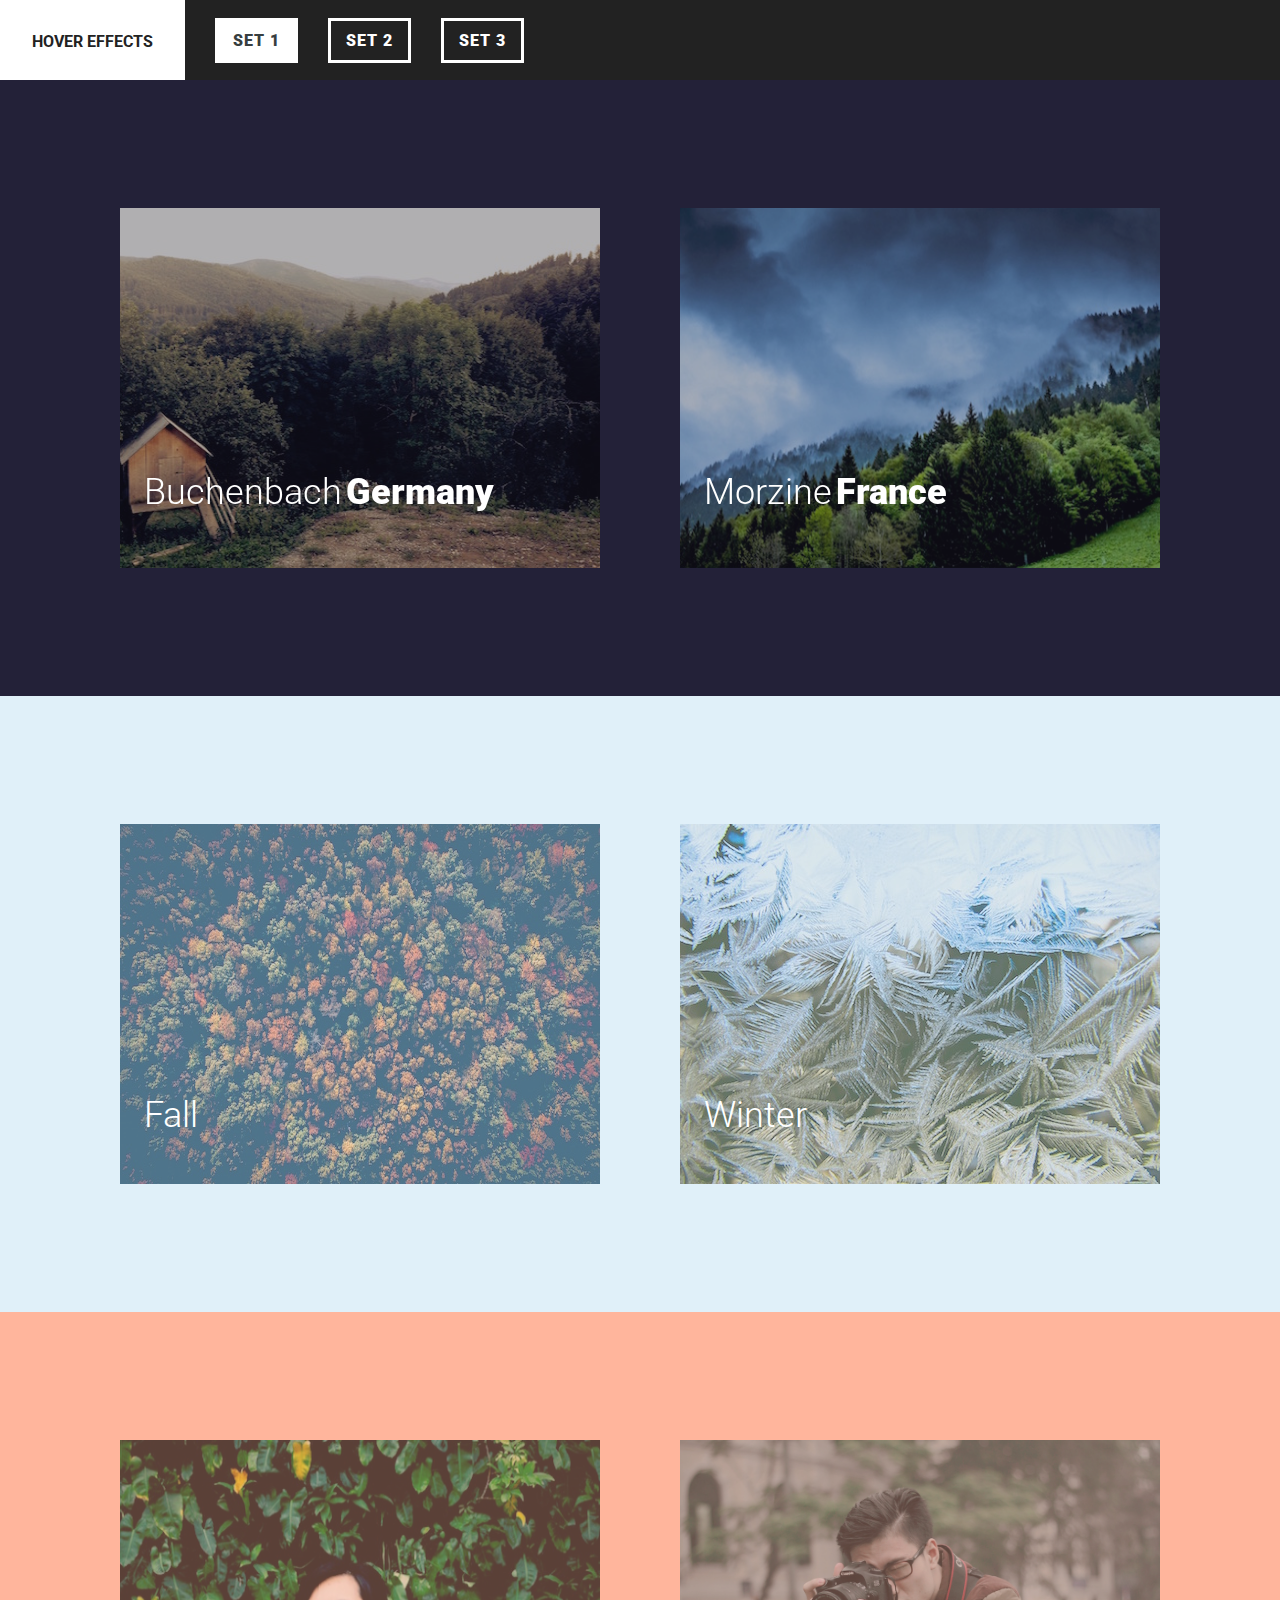
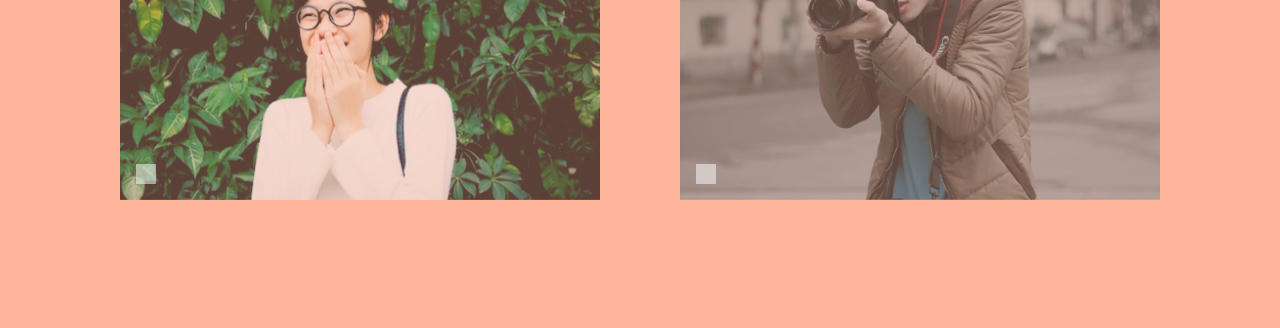
<file: index.html>
<!doctype html>
<html>
  <head>
    <title>Hover Effects | 1</title>
    <link rel='stylesheet' type='text/css' href='./base.css' />
    <link rel='stylesheet' type='text/css' href='./styles.css' />
    <link href='https://fonts.googleapis.com/css?family=Roboto:100,300,900' rel='stylesheet'>
  </head>
  <body>

    <ul class='navigation'>
      <h1>Hover Effects</h1>
      <li>
        <a href='/hover-effects/index.html' class='selected'>Set 1</a>
      </li>
      <li>
        <a href='/hover-effects/index2.html'>Set 2</a>
      </li>
      <li>
        <a href='/hover-effects/index3.html'>Set 3</a>
      </li>
    </ul>
    <section>
      <div class='r1 row'>
        <figure class='card'>
          <img class='card-background' src='./imgs/germany.jpg' alt='germany' />
          <figcaption class='card-desc'>
            <h2 class='card-title'>
              Buchenbach
              <span class='country'>Germany</span>
            </h2>
            <p class='card-details'>
              Rural German municipality known for its vast forests.
            </p>
          </figcaption>
        </figure>
        <figure class='card'>
          <img class='card-background' src='./imgs/france.jpg' alt='france' />
          <figcaption class='card-desc'>
            <h2 class='card-title'>
              Morzine
              <span class='country'>France</span>
            </h2>
            <p class='card-details'>
              French Alpine resort with family-friendly ski slopes.
            </p>
          </figcaption>
        </figure>
      </div>

      <div class='r2 row'>
        <figure class='card'>
          <img class='card-background' src='./imgs/fall.jpg' alt='fall' />
          <figcaption class='card-desc'>
            <h2 class='card-title'>
              Fall
              <span class='year'>2015</span>
            </h2>
          </figcaption>
        </figure>
        <figure class='card'>
          <img class='card-background' src='./imgs/winter.jpg' alt='winter' />
          <figcaption class='card-desc'>
            <h2 class='card-title'>
              Winter
              <span class='year'>2016</span>
            </h2>
          </figcaption>
        </figure>
      </div>

      <div class='r3 row'>
        <figure class='card'>
          <img class='card-background' src='./imgs/girl.jpg' alt='girl' />
          <div class='box'>
            <figcaption class='card-desc'>
              <p class='card-title block-info'>
                Susan
                <span class='surname'>Boyle</span>
              </p>
              <p>
                <span class='age block-info'>26</span> //
                <span class='profession block-info'>Designer</span>
              </p>
            </figcaption>
          </div>
        </figure>
        <figure class='card'>
          <img class='card-background' src='./imgs/boy.jpg' alt='boy' />
          <div class='box'>
            <figcaption class='card-desc'>
              <p class='card-title block-info'>
                Rodney
                <span class='surname'>Danger</span>
              </p>
              <p>
                <span class='age block-info'>29</span> //
                <span class='profession block-info'> Photographer</span>
              </p>
            </figcaption>
          </div>
        </figure>
      </div>

    </section>
  </body>
</html>
</file>
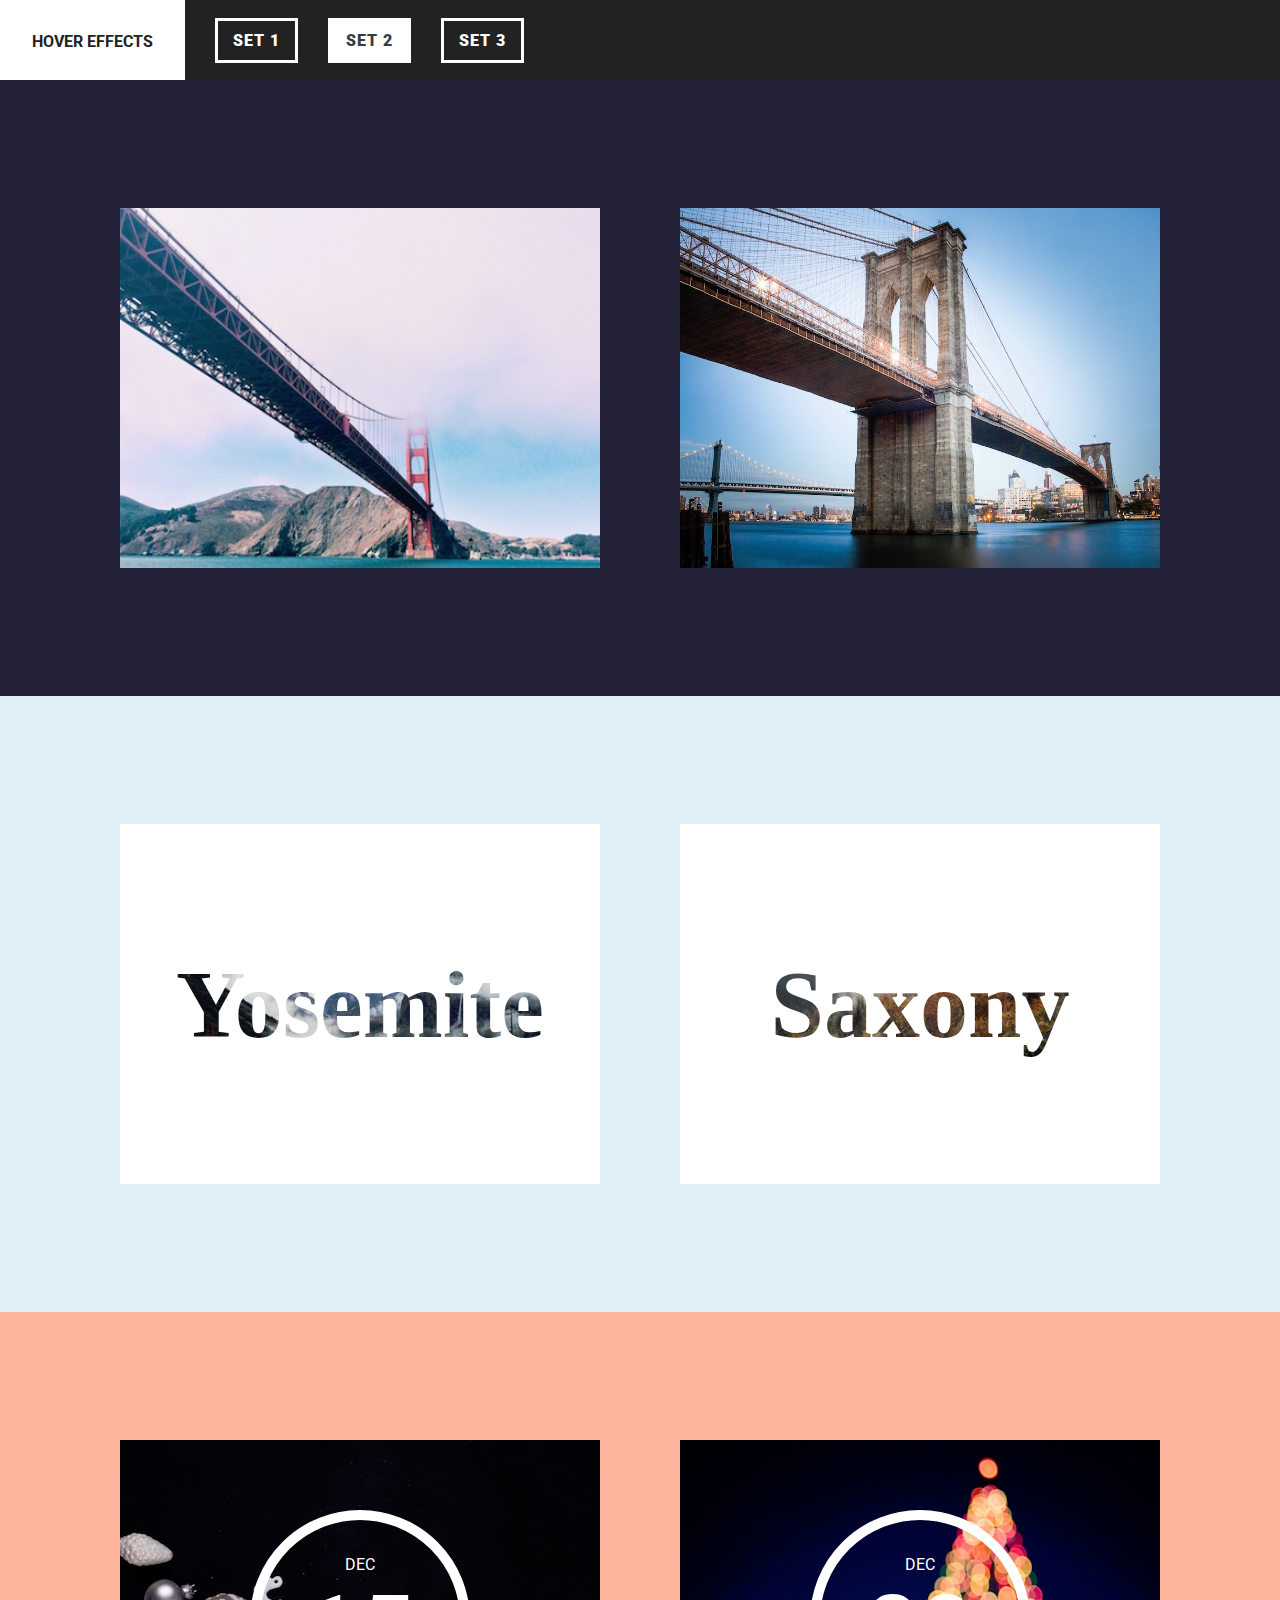
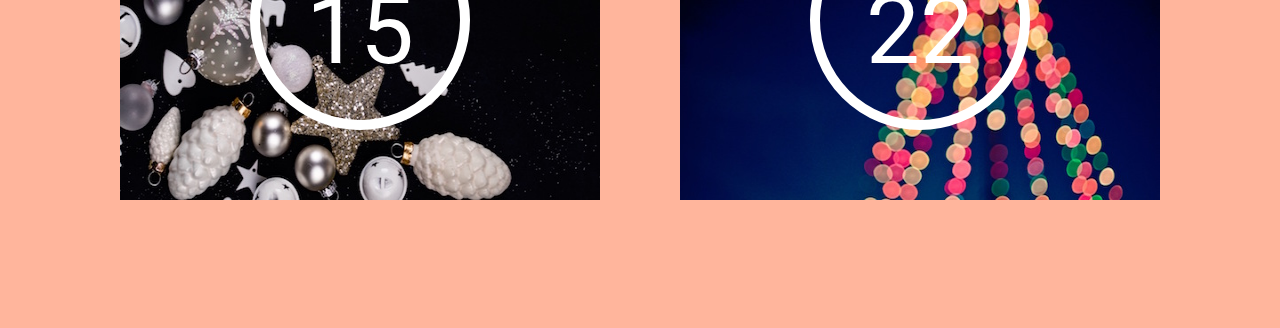
<file: index2.html>
<!doctype html>
<html>
  <head>
    <title>Hover Effects | 2</title>
    <link rel='stylesheet' type='text/css' href='./base.css' />
    <link rel='stylesheet' type='text/css' href='./styles2.css' />
    <link href='https://fonts.googleapis.com/css?family=Roboto:100,300,700,900' rel='stylesheet'>
  </head>
  <body>

    <ul class='navigation'>
      <h1>Hover Effects</h1>
      <li>
        <a href='/hover-effects/index.html'>Set 1</a>
      </li>
      <li>
        <a href='/hover-effects/index2.html' class='selected'>Set 2</a>
      </li>
      <li>
        <a href='/hover-effects/index3.html'>Set 3</a>
      </li>
    </ul>

    <section>
      <div class='r4 row'>
        <figure class='card'>
          <img class='card-background' src='./imgs/ggate.jpg' alt='goldengate' />
          <div class='box'>
            <p class='name'><span class='bridge-info'>Golden Gate Bridge</span></p>
            <p class='location'><span class='bridge-info'>San Francisco</span></p>
            <p class='length'><span class='bridge-info'>8981'</span></p>
          </div>
        </figure>
        <figure class='card'>
          <img class='card-background' src='./imgs/brooklyn.jpg' alt='brooklyn' />
          <div class='box'>
            <p class='name'><span class='bridge-info'>Brooklyn Bridge</span></p>
            <p class='location'><span class='bridge-info'>New York</span></p>
            <p class='length'><span class='bridge-info'>5989'</span></p>
          </div>
        </figure>
      </div>

      <div class='r5 row'>
        <figure class='card'>
          <div class='yosemite card-background'>
            <span class='location'>Yosemite</span>
          </div>
        </figure>
        <figure class='card'>
          <div class='saxony card-background'>
            <span class='location'>Saxony</span>
          </div>
        </figure>
      </div>

      <div class='r6 row'>
        <figure class='card'>
          <img class='card-background' src='./imgs/ornaments.jpg' alt='ornaments' />
          <p class='calendar message'>
            Say 'Hello' to someone on the train today. You never know, you might
            just make their day!
          </p>
          <div class='shape'>
            <p class='calendar month'>Dec</p>
            <p class='calendar date'>15</p>
          </div>
        </figure>
        <figure class='card'>
          <img class='card-background' src='./imgs/tree.jpg' alt='tree' />
          <p class='calendar message'>
            Go for a walk around your community. You might find something new!
          </p>
          <div class='shape'>
            <p class='calendar month'>Dec</p>
            <p class='calendar date'>22</p>
          </div>
        </figure>
      </div>

    </section>
  </body>
</html>
</file>
<file: base.css>
* {
  box-sizing: border-box;
}

html, body {
  background: #222;
  margin: 0;
  padding: 0;
}

section {
  display: flex;
  flex-direction: column;
}

.navigation {
  display: flex;
  height: 80px;
  list-style: none;
  padding: 0;
  margin: auto;
}

.navigation > h1 {
  color: #222;
  background: #fff;
  font-family: 'Roboto', sans-serif;
  font-size: 1em;
  text-transform: uppercase;
  margin: 0 15px 0 0;
  padding: 50px 2em 0;
  transition: .35s;
}

.navigation > h1:hover {
  padding: 32px 2em 0;
}

.navigation > li {
  display: flex;
  cursor: pointer;
  margin: 0 15px;
}

.navigation > li > a {
  border: 3px solid #fff;
  color: #fff;
  display: block;
  font-family: 'Roboto', 'sans-serif';
  font-weight: 900;
  letter-spacing: 1px;
  margin: auto;
  padding: 10px 15px;
  text-decoration: none;
  text-transform: uppercase;
}

.navigation > li > a.selected {
  background: #fff;
  color: #373e40;
}

.column {
  display: flex;
  flex-direction: column;
}

.row {
  display: flex;
  justify-content: center;
  padding: 7em 2em;
}

.row:first-child {
  background: #232138;
}

.row:nth-child(2) {
  background: #e0f0f9;
}

.row:last-child {
  background: #ffb59c;
}

.card {
  cursor: pointer;
  display: flex;
  flex-direction: column;
  height: 360px;
  overflow: hidden;
  position: relative;
  width: 480px;
  z-index: 0;
}
</file>
<file: styles.css>
/* R1 styles */

.r1 .card-background {
  height: 100%;
  opacity: .65;
  transform: translate3d(-50px, 0, 0);
  transition: .45s transform, .45s opacity;
  width: calc(100% + 50px);
}

.r1 .card-desc {
  bottom :0;
  color: #fff;
  font-family: 'Roboto', 'sans-serif';
  font-size: 1.5em;
  left: 0;
  padding: 2em 1em;
  position: absolute;
  width: 100%;
}

.r1 .card-title {
  font-weight: 300;
  margin: 0;
  transform: translate3d(0, 50px, 0);
  transition: .35s transform;
}

.r1 .country {
  font-weight: 900;
  margin-left: -5px;
}

.r1 .card-details {
  background: #fff;
  color: #222;
  display: inline-block;
  font-size: .7em;
  font-weight: 300;
  margin-top: 10px;
  opacity: 0;
  padding: 5px 10px;
  transform: translate3d(0, 50px, 0);
  transition: .35s opacity, .45s transform;
}

.r1 .card:hover > .card-background {
  opacity: 1;
  transform: translate3d(-20px, 0, 0);
}

.r1 .card:hover .card-details,
.r1 .card:hover .card-title {
  transform: translate3d(0, 0, 0);
}

.r1 .card:hover .card-details {
  opacity: 1;
}

/* R2 styles */

.r2 .card-background {
  height: 100%;
  opacity: .65;
  transform: scale(1);
  transition: .45s transform, .45s opacity;
  width: 100%;
}

.r2 .card-desc {
  bottom :0;
  color: #fff;
  font-family: 'Roboto', 'sans-serif';
  font-size: 1.5em;
  left: 0;
  padding: 2em 1em;
  position: absolute;
  width: 100%;
}

.r2 .card-title {
  font-weight: 300;
  margin: 0;
  transition: .35s transform;
}

.r2 .year {
  display: inline-block;
  font-weight: 900;
  margin-left: -5px;
  opacity: 0;
  transform: translate3d(0, 50px, 0);
  transition: .35s opacity, .35s transform;
}

.r2 .card:hover > .card-background {
  opacity: 1;
  transform: scale(1.1);
}

.r2 .card:hover .card-title {
  transform: translate3d(0, 30px, 0);
}

.r2 .card:hover .year {
  opacity: 1;
  transform: translate3d(0, 0, 0);
}

/* R3 styling */

.r3 .card-background {
  height: 100%;
  opacity: .65;
  transform: translate3d(-50px, 0, 0);
  transition: .45s transform, .45s opacity;
  width: calc(100% + 50px);
}

.r3 .card:hover > .card-background {
  opacity: 1;
  transform: translate3d(0, 0, 0);
}

.r3 .box {
  background: rgba(255, 255, 255, .5);
  bottom: 0;
  height: 20px;
  left: 0;
  margin: 1em;
  overflow: hidden;
  position: absolute;
  transition: .45s background, .35s width, .35s height;
  width: 20px;
}

.r3 .card:hover .box {
  background: rgba(255, 255, 255, 1);
  height: 91px;
}

.r3 .card:first-child:hover .box {
  width: 225px;
}

.r3 .card:last-child:hover .box {
  width: 275px;
}

.r3 .card-title {
  font-size: 2em;
  font-weight: 300;
  height: 52px;
  margin: 0;
  text-transform: uppercase;
}

.r3 .card-desc {
  display: flex;
  flex-direction: column;
  font-family: 'Roboto', 'sans-serif';
  opacity: 0;
  padding: 10px;
  transition: .35s opacity;
}

.r3 .card-desc > p {
  margin: 0;
  opacity: 0;
  transform: translate3d(-50px, 0, 0);
  transition: .35s all;
}

.r3 .card-desc > p:first-child {
  transition-delay: .3s;
}

.r3 .card-desc > p:last-child {
  transition-delay: .4s;
}

.r3 .card:hover .card-desc > p {
  opacity: 1;
  transform: translate3d(0, 0, 0);
}

.r3 .card:hover .card-desc {
  opacity: 1;
}

.r3 .block-info {
  font-weight: 300;
  margin: 0;
}

.r3 .surname {
  font-weight: 900;
  margin-left: -5px;
}

.r3 .age,
.r3 .profession {
  display: inline-flex;
  font-size: 1em;
  width: auto;
}

/* R4 styling */

.r4 .card-background {
  height: 100%;
  opacity: .65;
  transform: scale(1.1);
  transition: .35s transform, .45s opacity;
  width: 100%;
}

.r4 .card:hover > .card-background {
  opacity: 1;
  transform: scale(1);
}
</file>
<file: styles2.css>
/* R4 styling */

.r4 .card-background {
  height: 100%;
  opacity: 1;
  transform: scale(1.1);
  transition: .35s transform, .45s opacity;
  width: 100%;
}

.r4 .card:hover > .card-background {
  opacity: .65;
  transform: scale(1);
}

.r4 .box {
  border: 3px solid #fff;
  bottom: 0;
  display: flex;
  flex-direction: column;
  height: 100%;
  justify-content: center;
  left: 0;
  opacity: 0;
  position: absolute;
  right; 0;
  top: 0;
  transform: scale(1.3);
  transition: .35s all;
  width: 100%;
}

.r4 .card:hover .box {
  opacity: 1;
  transform: scale(.9);
}

.r4 .box > p {
  margin: 10px auto;
  opacity: 0;
  text-align: center;
  transform: translate3d(0, -50px, 0);
  transition: .35s transform, .5s opacity;
}

.r4 .box > p:nth-child(2) {
  transition-delay: .25s;
}

.r4 .box > p:nth-child(3) {
  transition-delay: .3s;
}

.r4 .card:hover .box > p {
  opacity: 1;
  transform: translate3d(0, 0, 0);
}

.r4 .bridge-info {
  background: #fff;
  color: #3f4650;
  font-family: 'Roboto', 'sans-serif';
  padding: 5px 10px;
}

.r4 .name {
  font-size: 2em;
  font-weight: 700;
  letter-spacing: 1px;
  margin-bottom: 25px !important;
  text-transform: uppercase;
}

/* R5 styling */

.r5 .card-background {
  font-size: 6em;
  font-weight: bold;
  background-size: contain;
  height: 100%;
  position: relative;
  box-shadow: 0 0 0 0 #fff inset;
  display: flex;
  justify-content: center;
  padding: .5em .75em;
  text-align: center;
  color: #fff;
  -webkit-background-clip: text;
  -webkit-text-fill-color: transparent;
  transition: .35s font, .45s box-shadow;
}

.r5 .card-background:before,
.r5 .card-background:after {
  position: absolute;
  content: '';
}

.r5 .card-background:before {
  z-index: -2;
  top: 0;
  right: 0;
  left: 0;
  bottom: 0;
  background-image: inherit;
  background-size: cover;
}

.r5 .location {
  display: block;
  margin: auto;
}

.r5 .card:hover .card-background {
  box-shadow: 0 0 0 15px #fff inset;
  font-size: 4em;
}

.r5 .card:hover .card-background:after {
  margin: 140px 90px;
}

.r5 .card-background:after {
  z-index: -1;
  margin: 0;
  position: absolute;
  top: 0;
  right: 0;
  left: 0;
  bottom: 0;
  background-color: #fff;
  transition: .35s margin;
}

.r5 .yosemite {
  background-image: url('./imgs/yosemite.jpg');
  background-repeat: no-repeat;
}

.r5 .saxony {
  background-image: url('./imgs/saxony.jpg');
  background-repeat: no-repeat;
}

/* R6 styling */
.r6 .card {
  justify-content: center;
}

.r6 .card-background {
  height: 100%;
  position: absolute;
  width: 100%;
}

.r6 .shape {
  background: rgba(255, 255, 255, 0);
  border: 10px solid #fff;
  border-radius: 110px;
  display: flex;
  flex-direction: column;
  height: 220px;
  justify-content: center;
  margin: auto;
  padding: 1em;
  position: relative;
  width: 220px;
  transition: .35s height, .35s width, .45s background, .45s border-radius;
}

.r6 .card:hover .shape {
  background: rgba(255, 255, 255, .65);
  border-radius: 0;
  height: 300px;
  width: 400px;
}

.r6 .card:hover .month {
  font-size: 0em;
}

.r6 .card:hover .date {
  color: #000;
  font-size: 15em;
  opacity: .15;
}

.r6 .card:hover .message {
  color: #222;
  font-size: 1.5em;
  opacity: 1;
  z-index: 10;
}

.r6 .calendar {
  color: #fff;
  font-family: 'Roboto', 'sans-serif';
  margin: 0;
  opacity: 1;
  text-align: center;
  transition: .25s font-size, .3s opacity;
}

.r6 .month {
  font-size: 1em;
  text-transform: uppercase;
}

.r6 .date {
  font-size: 6em;
}

.r6 .message {
  font-size: 1.25em;
  font-weight: 700;
  margin: 0 75px;
  opacity: 0;
  position: absolute;
  width: 330px;
}
</file>
